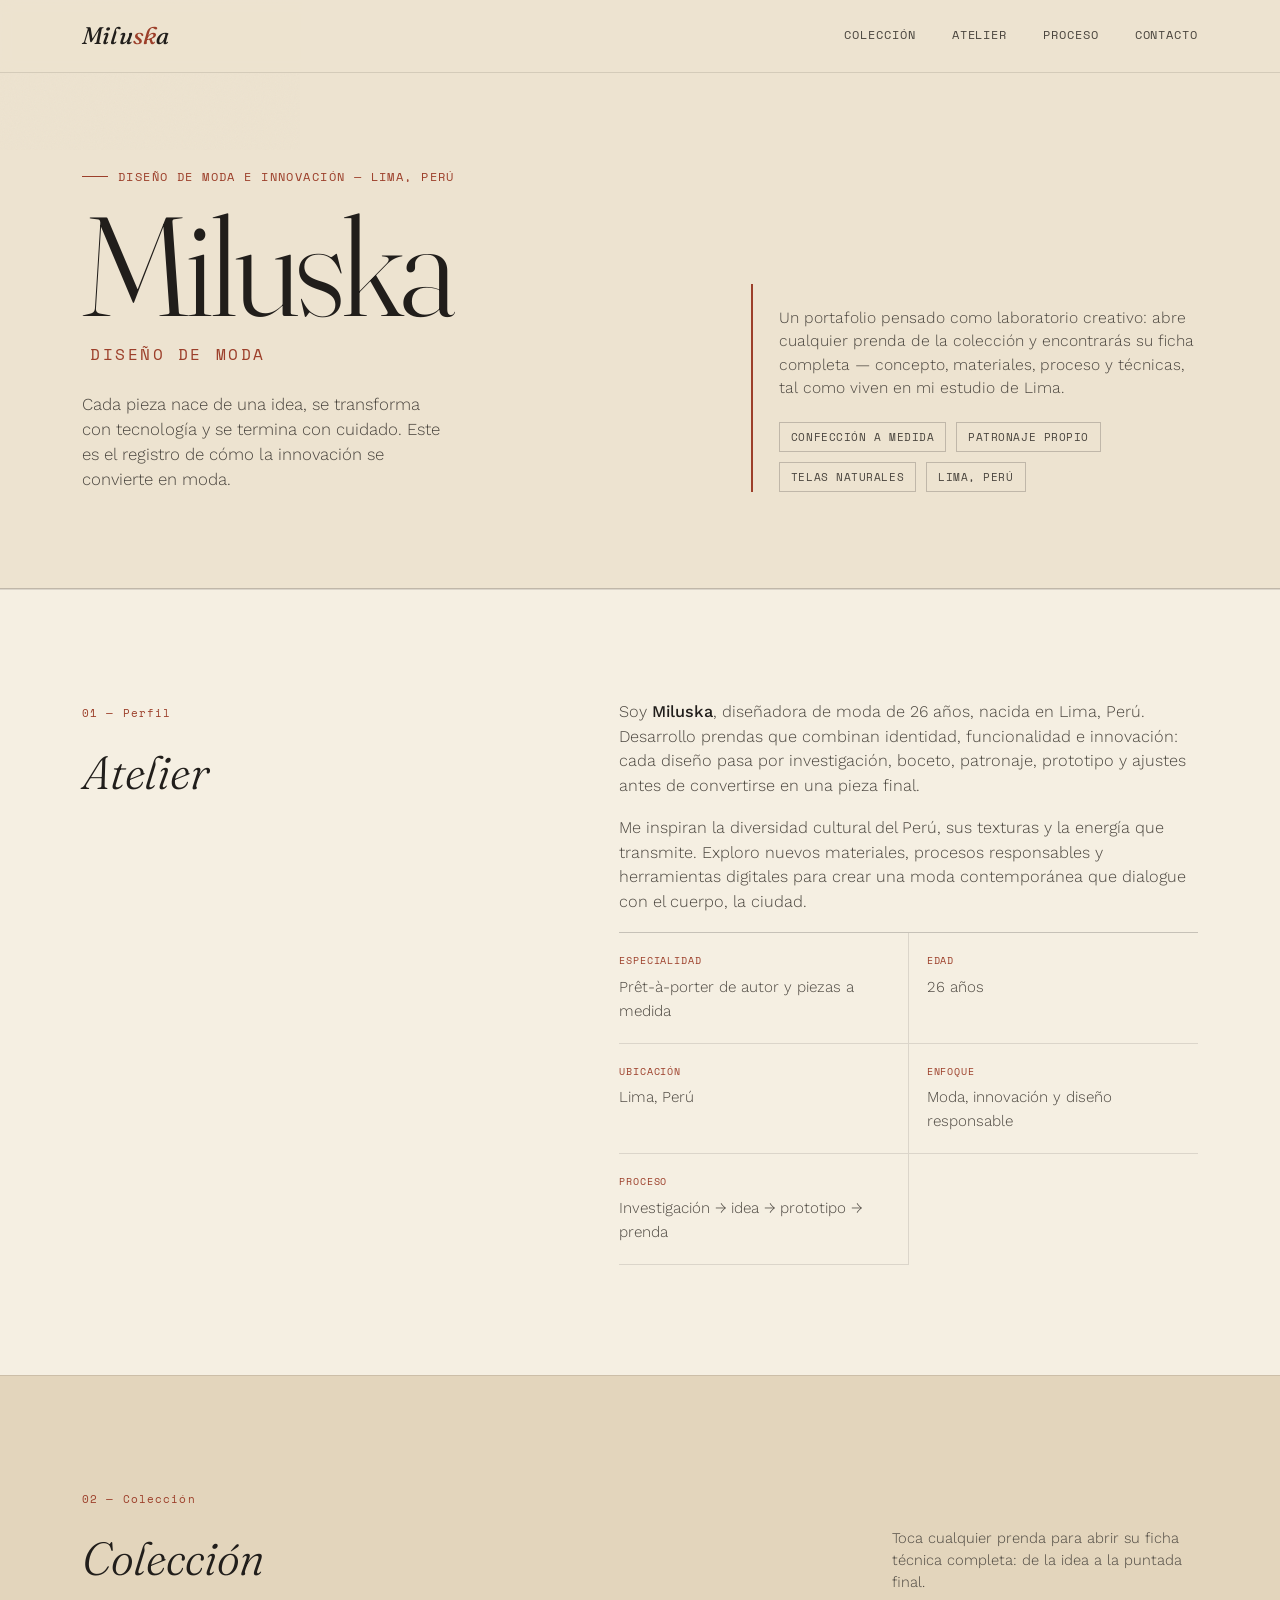
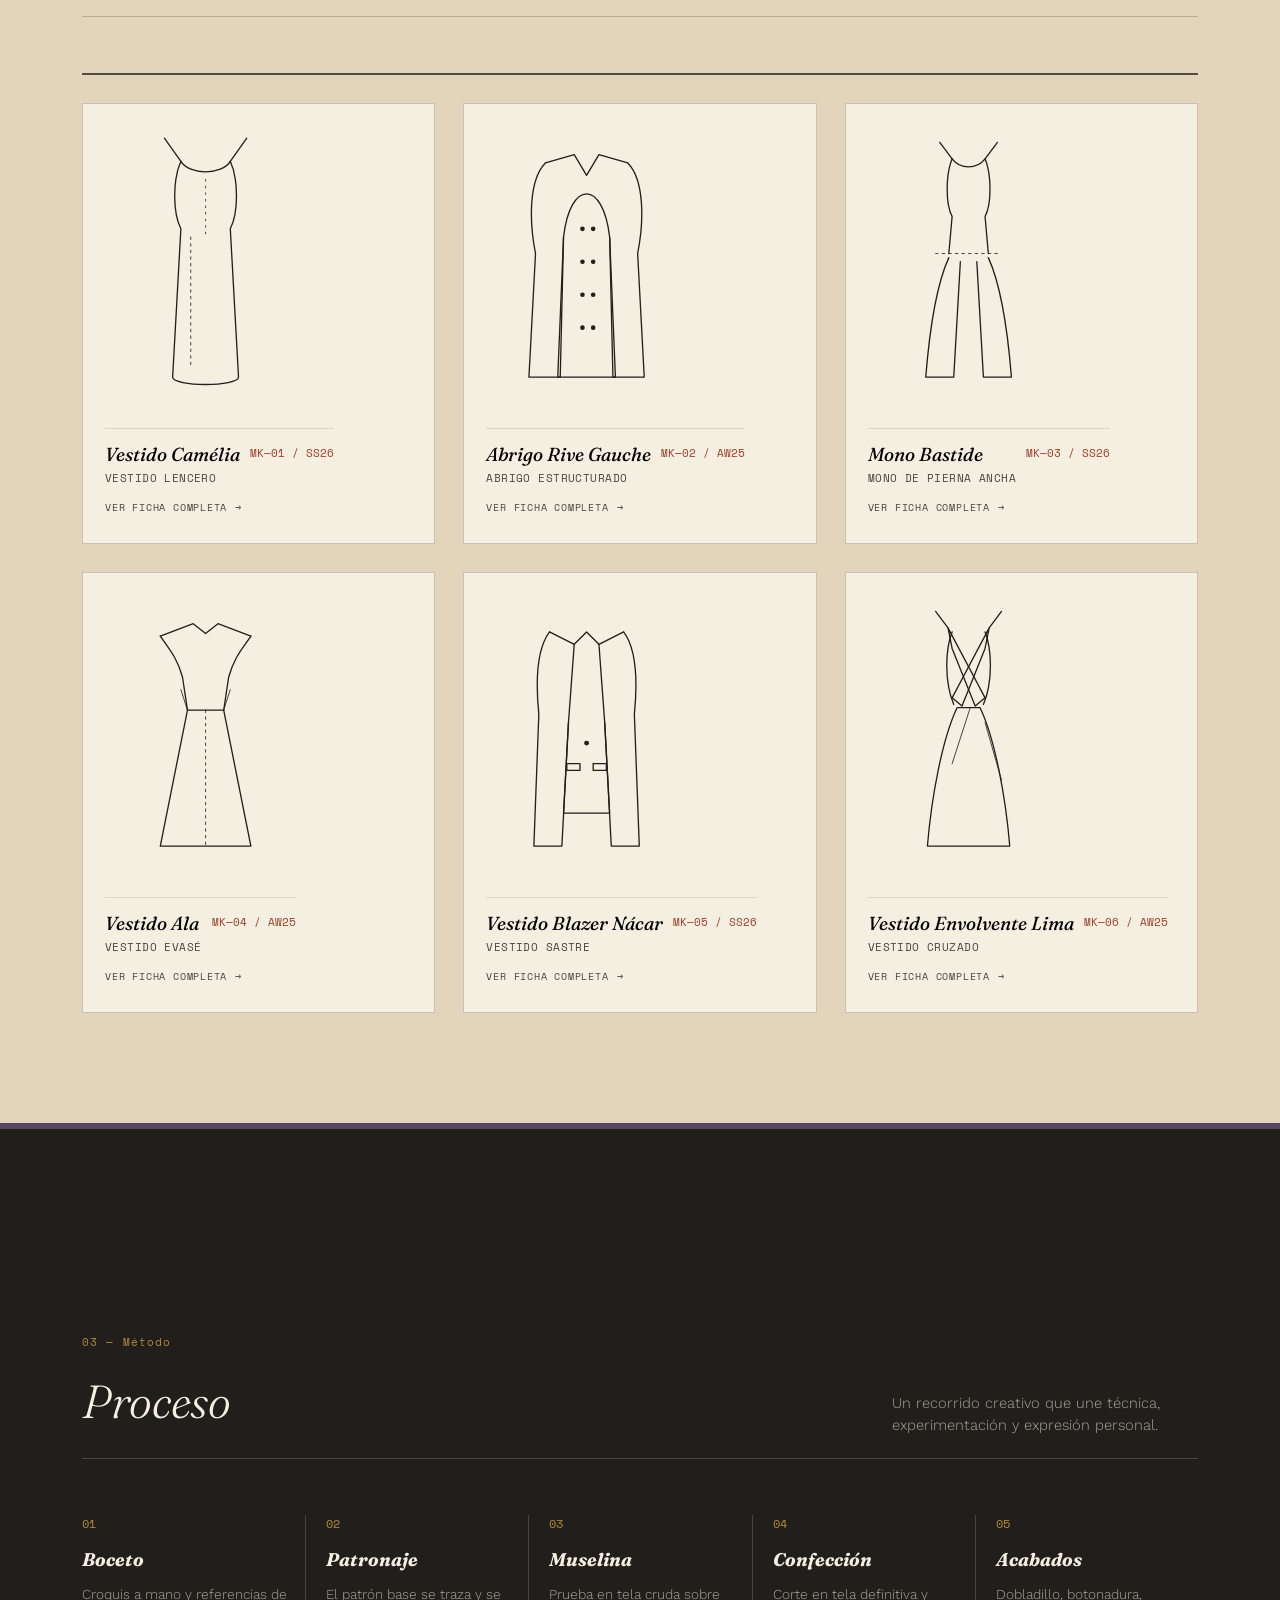
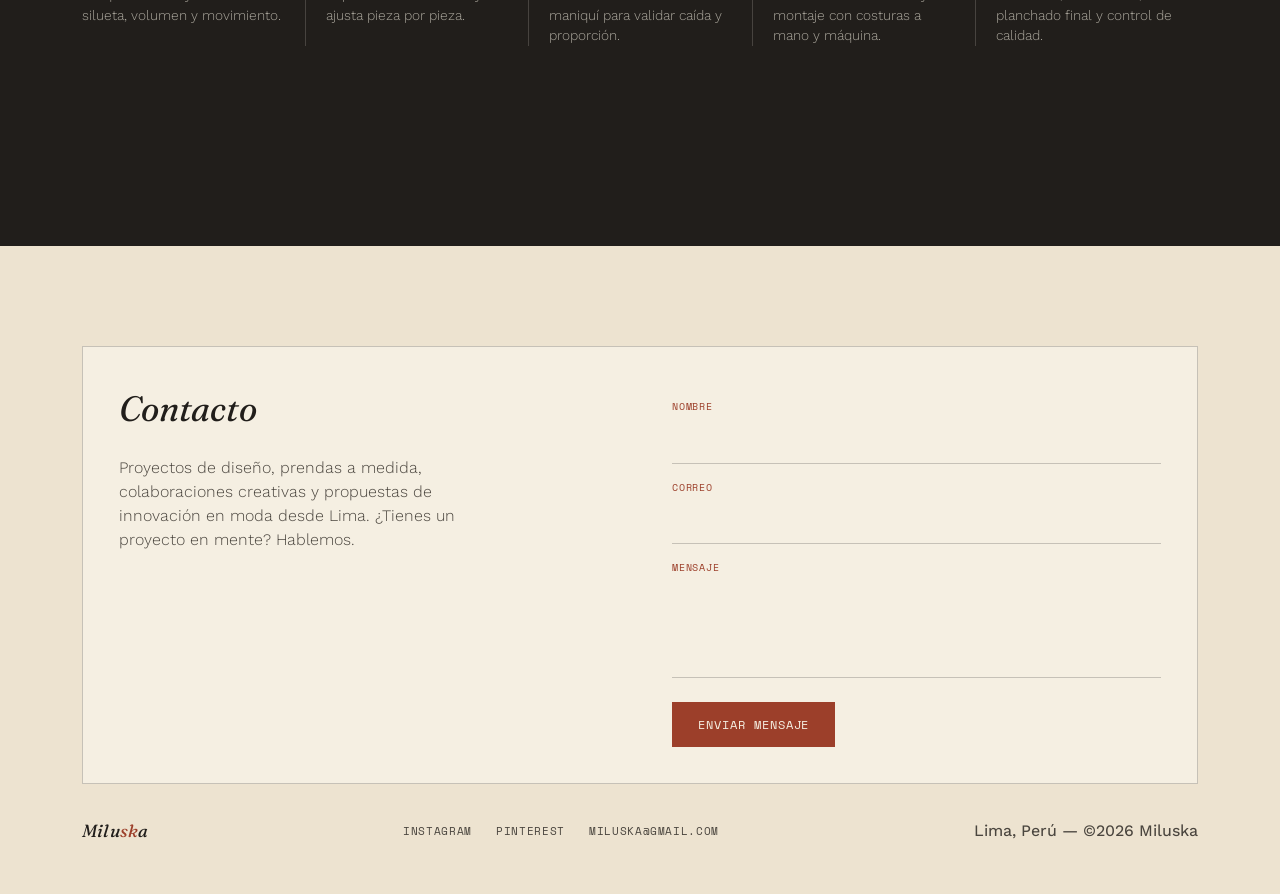
<file: index.html>
﻿<!DOCTYPE html>
<html lang="es">
<head>
<meta charset="UTF-8">
<meta name="viewport" content="width=device-width, initial-scale=1.0">
<title>Miluska | Diseño de Moda e Innovación en Lima</title>
<link rel="preconnect" href="https://fonts.googleapis.com">
<link rel="preconnect" href="https://fonts.gstatic.com" crossorigin>
<link href="https://fonts.googleapis.com/css2?family=Fraunces:ital,opsz,wght@0,9..144,300;0,9..144,450;0,9..144,600;1,9..144,400;1,9..144,500&family=Work+Sans:wght@300;400;500;600&family=Space+Mono:wght@400;700&display=swap" rel="stylesheet">
<link rel="stylesheet" href="style.css?v=3">
</head>
<body>

<!-- Textura de fondo -->
<svg class="grain" aria-hidden="true">
  <filter id="noise"><feTurbulence type="fractalNoise" baseFrequency="0.85" numOctaves="2" stitchTiles="stitch"/></filter>
  <rect width="100%" height="100%" filter="url(#noise)"/>
</svg>

<!-- Navegación principal -->
<header>
  <div class="wrap nav-row">
    <a href="#top" class="logo">Milu<em>sk</em>a</a>
    <nav class="links">
      <a href="#coleccion">Colección</a>
      <a href="#atelier">Atelier</a>
      <a href="#proceso">Proceso</a>
      <a href="#contacto">Contacto</a>
    </nav>
    <button class="menu-btn" id="menuBtn" aria-label="Abrir menú" aria-expanded="false"><span></span></button>
  </div>
</header>

<!-- Navegación para pantallas pequeñas -->
<div class="mobile-menu" id="mobileMenu">
  <a href="#coleccion">Colección</a>
  <a href="#atelier">Atelier</a>
  <a href="#proceso">Proceso</a>
  <a href="#contacto">Contacto</a>
</div>

<!-- Contenido principal -->
<main id="top">

  <!-- Presentación -->
  <section class="hero">
    <div class="wrap hero-grid">
      <div>
        <p class="eyebrow">Diseño de moda e innovación — Lima, Perú</p>
        <h1 class="headline"><span>Miluska</span><em class="hero-title-subtitle">Diseño de moda</em></h1>
        <p class="hero-sub">Cada pieza nace de una idea, se transforma con tecnología y se termina con cuidado. Este es el registro de cómo la innovación se convierte en moda.</p>
      </div>
      <div class="hero-right">
        <p>Un portafolio pensado como laboratorio creativo: abre cualquier prenda de la colección y encontrarás su ficha completa — concepto, materiales, proceso y técnicas, tal como viven en mi estudio de Lima.</p>
        <div class="hero-tags">
          <span class="tag">Confección a medida</span>
          <span class="tag">Patronaje propio</span>
          <span class="tag">Telas naturales</span>
          <span class="tag">Lima, Perú</span>
        </div>
      </div>
    </div>
  </section>

  <!-- Perfil de Miluska -->
  <section id="atelier">
    <div class="wrap about-grid reveal">
      <div>
        <span class="section-num">01 — Perfil</span>
        <h2 class="section-title section-title-spaced">Atelier</h2>
      </div>
      <div>
        <p>Soy <strong>Miluska</strong>, diseñadora de moda de 26 años, nacida en Lima, Perú. Desarrollo prendas que combinan identidad, funcionalidad e innovación: cada diseño pasa por investigación, boceto, patronaje, prototipo y ajustes antes de convertirse en una pieza final.</p>
        <p>Me inspiran la diversidad cultural del Perú, sus texturas y la energía que transmite. Exploro nuevos materiales, procesos responsables y herramientas digitales para crear una moda contemporánea que dialogue con el cuerpo, la ciudad.</p>
        <div class="facts">
          <div class="fact"><span class="fact-label">Especialidad</span><span class="fact-value">Prêt-à-porter de autor y piezas a medida</span></div>
          <div class="fact"><span class="fact-label">Edad</span><span class="fact-value">26 años</span></div>
          <div class="fact"><span class="fact-label">Ubicación</span><span class="fact-value">Lima, Perú</span></div>
          <div class="fact"><span class="fact-label">Enfoque</span><span class="fact-value">Moda, innovación y diseño responsable</span></div>
          <div class="fact"><span class="fact-label">Proceso</span><span class="fact-value">Investigación → idea → prototipo → prenda</span></div>
        </div>
      </div>
    </div>
  </section>

  <!-- Colección de prendas -->
  <section id="coleccion">
    <div class="wrap">
      <div class="section-head reveal">
        <div>
          <span class="section-num">02 — Colección</span>
          <h2 class="section-title section-title-spaced">Colección</h2>
        </div>
        <p class="section-note">Toca cualquier prenda para abrir su ficha técnica completa: de la idea a la puntada final.</p>
      </div>
      <div class="rail-bar"></div>
      <div class="garments" id="garmentGrid"></div>
    </div>
  </section>

  <!-- Método de trabajo -->
  <section class="process-strip" id="proceso">
    <div class="wrap">
      <div class="section-head reveal">
        <div>
          <span class="section-num section-num-gold">03 — Método</span>
          <h2 class="section-title section-title-spaced">Proceso</h2>
        </div>
        <p class="section-note">Un recorrido creativo que une técnica, experimentación y expresión personal.</p>
      </div>
      <div class="steps">
        <div class="step"><span class="step-index">01</span><h3 class="step-title">Boceto</h3><p class="step-text">Croquis a mano y referencias de silueta, volumen y movimiento.</p></div>
        <div class="step"><span class="step-index">02</span><h3 class="step-title">Patronaje</h3><p class="step-text">El patrón base se traza y se ajusta pieza por pieza.</p></div>
        <div class="step"><span class="step-index">03</span><h3 class="step-title">Muselina</h3><p class="step-text">Prueba en tela cruda sobre maniquí para validar caída y proporción.</p></div>
        <div class="step"><span class="step-index">04</span><h3 class="step-title">Confección</h3><p class="step-text">Corte en tela definitiva y montaje con costuras a mano y máquina.</p></div>
        <div class="step"><span class="step-index">05</span><h3 class="step-title">Acabados</h3><p class="step-text">Dobladillo, botonadura, planchado final y control de calidad.</p></div>
      </div>
    </div>
  </section>

  <!-- Contacto y pie de página -->
  <footer id="contacto">
    <div class="wrap">
      <div class="contact-grid reveal">
        <div class="contact-intro">
          <h2>Contacto</h2>
          <p>Proyectos de diseño, prendas a medida, colaboraciones creativas y propuestas de innovación en moda desde Lima.
¿Tienes un proyecto en mente? Hablemos.</p>
        </div>
        <form onsubmit="event.preventDefault(); alert('Gracias — este formulario es una maqueta. Conéctalo a tu correo o servicio favorito.');">
          <div class="field"><label for="fname">Nombre</label><input id="fname" type="text" required></div>
          <div class="field"><label for="femail">Correo</label><input id="femail" type="email" required></div>
          <div class="field"><label for="fmsg">Mensaje</label><textarea id="fmsg" required></textarea></div>
          <button class="send-btn" type="submit">Enviar mensaje</button>
        </form>
      </div>
      <div class="foot-bottom">
        <span class="logo">Milu<em>sk</em>a</span>
        <div class="foot-links">
          <a href="#">Instagram</a>
          <a href="#">Pinterest</a>
          <a href="mailto:miluska@gmail.com">miluska@gmail.com</a>
        </div>
        <span class="foot-links foot-location">Lima, Perú — ©2026 Miluska</span>
      </div>
    </div>
  </footer>
</main>

<!-- Modal: ficha técnica de cada proyecto -->
<div class="fiche-overlay" id="ficheOverlay" role="dialog" aria-modal="true" aria-label="Ficha técnica de la prenda">
  <div class="fiche" id="ficheCard">
    <div class="ruler" id="ruler"></div>
    <button class="fiche-close" id="ficheClose" aria-label="Cerrar ficha">✕</button>
    <div class="fiche-body" id="ficheBody"></div>
  </div>
</div>

<!-- Datos, ilustraciones y comportamiento interactivo -->
<script>
/* ===== Ilustraciones técnicas de las prendas ===== */
const INK = "#211E1B";
const flats = {
  slip: `<svg viewBox="0 0 220 340" fill="none" stroke="${INK}" stroke-width="1.6" stroke-linecap="round" stroke-linejoin="round">
    <line x1="80" y1="38" x2="60" y2="10"/><line x1="140" y1="38" x2="160" y2="10"/>
    <path d="M80 38 C 90 55, 130 55, 140 38 C 150 60, 150 100, 140 120 L 150 300 C 150 312, 70 312, 70 300 L 80 120 C 70 100, 70 60, 80 38 Z"/>
    <path d="M92 130 L 92 290" stroke-dasharray="3 5" stroke-width="1"/>
    <path d="M110 60 C 110 90, 110 110, 110 130" stroke-width="1" stroke-dasharray="2 6"/>
  </svg>`,
  coat: `<svg viewBox="0 0 220 340" fill="none" stroke="${INK}" stroke-width="1.6" stroke-linecap="round" stroke-linejoin="round">
    <path d="M60 40 L 95 30 L 110 55 L 125 30 L 160 40"/>
    <path d="M60 40 C 40 60, 40 110, 48 150 L 40 300 L 78 300 L 82 130"/>
    <path d="M160 40 C 180 60, 180 110, 172 150 L 180 300 L 142 300 L 138 130"/>
    <path d="M82 130 C 90 60, 130 60, 138 130 L 145 300 L 75 300 Z"/>
    <circle cx="105" cy="120" r="2" fill="${INK}"/><circle cx="105" cy="160" r="2" fill="${INK}"/>
    <circle cx="105" cy="200" r="2" fill="${INK}"/><circle cx="105" cy="240" r="2" fill="${INK}"/>
    <circle cx="118" cy="120" r="2" fill="${INK}"/><circle cx="118" cy="160" r="2" fill="${INK}"/>
    <circle cx="118" cy="200" r="2" fill="${INK}"/><circle cx="118" cy="240" r="2" fill="${INK}"/>
  </svg>`,
  jumpsuit: `<svg viewBox="0 0 220 340" fill="none" stroke="${INK}" stroke-width="1.6" stroke-linecap="round" stroke-linejoin="round">
    <line x1="90" y1="35" x2="75" y2="15"/><line x1="130" y1="35" x2="145" y2="15"/>
    <path d="M90 35 C 100 48, 120 48, 130 35 C 138 55, 138 90, 130 105 L 134 150"/>
    <path d="M90 35 C 82 55, 82 90, 90 105 L 86 150"/>
    <line x1="70" y1="150" x2="150" y2="150" stroke-dasharray="3 5" stroke-width="1"/>
    <path d="M86 155 C 70 190, 62 250, 58 300 L 92 300 L 100 160"/>
    <path d="M134 155 C 150 190, 158 250, 162 300 L 128 300 L 120 160"/>
  </svg>`,
  aline: `<svg viewBox="0 0 220 340" fill="none" stroke="${INK}" stroke-width="1.6" stroke-linecap="round" stroke-linejoin="round">
    <path d="M55 45 L 95 30 L 110 42 L 125 30 L 165 45"/>
    <path d="M55 45 C 65 60, 75 70, 82 95 L 88 135"/>
    <path d="M165 45 C 155 60, 145 70, 138 95 L 132 135"/>
    <path d="M88 135 L 55 300 L 165 300 L 132 135 Z"/>
    <line x1="88" y1="135" x2="80" y2="110" stroke-width="1"/>
    <line x1="132" y1="135" x2="140" y2="110" stroke-width="1"/>
    <path d="M110 135 L 110 300" stroke-dasharray="3 5" stroke-width="1"/>
  </svg>`,
  blazer: `<svg viewBox="0 0 220 340" fill="none" stroke="${INK}" stroke-width="1.6" stroke-linecap="round" stroke-linejoin="round">
    <path d="M65 40 L 95 55 L 110 40 L 125 55 L 155 40"/>
    <path d="M65 40 C 50 60, 48 100, 52 140 L 46 300 L 80 300 L 88 150"/>
    <path d="M155 40 C 170 60, 172 100, 168 140 L 174 300 L 140 300 L 132 150"/>
    <path d="M95 55 L 88 150 L 82 260 L 138 260 L 132 150 L 125 55"/>
    <circle cx="110" cy="175" r="2.2" fill="${INK}"/>
    <rect x="86" y="200" width="16" height="8"/><rect x="118" y="200" width="16" height="8"/>
  </svg>`,
  wrap: `<svg viewBox="0 0 220 340" fill="none" stroke="${INK}" stroke-width="1.6" stroke-linecap="round" stroke-linejoin="round">
    <line x1="85" y1="35" x2="70" y2="15"/><line x1="135" y1="35" x2="150" y2="15"/>
    <path d="M85 35 L 130 120 L 118 130 L 90 60 Z"/>
    <path d="M135 35 L 90 120 L 102 130 L 130 60 Z"/>
    <path d="M92 128 C 80 100, 82 60, 90 40"/>
    <path d="M128 128 C 140 100, 138 60, 130 40"/>
    <path d="M96 132 C 78 170, 65 240, 60 300 L 160 300 C 155 240, 142 170, 124 132 Z"/>
    <line x1="112" y1="132" x2="90" y2="200" stroke-width="1"/>
    <line x1="130" y1="150" x2="150" y2="220" stroke-width="1"/>
  </svg>`
};

/* ===== Proyectos: contenido editable de la colección ===== */
const projects = [
  {
    id:"camelia", ref:"MK—01 / SS26", name:"Vestido Camélia", cat:"Vestido lencero", season:"Primavera–Verano 2026",
    fabric:"Seda de doble faz", flat:"slip",
    story:"Pensado para una tarde cálida en Lima: un lencero al bies que cae sin forzar el cuerpo. Nació de la búsqueda de una silueta ligera, versátil y consciente del movimiento.",
    colors:[["#B8AEA0","Crudo natural"],["#9C3F2A","Ladrillo"],["#3E3730","Tierra oscura"]],
    timeline:[
      ["Boceto","Tres variantes de escote y largo de tirante dibujadas en una tarde, hasta quedarnos con el escote en V asimétrico."],
      ["Patronaje","Patrón al bies en cuatro paños para que la tela trabaje con la gravedad, no contra ella."],
      ["Muselina","Primera prueba sobre maniquí: el bajo caía irregular. Se recortó 2 cm en el paño lateral izquierdo."],
      ["Confección","Costuras francesas en toda la pieza para que no marquen a través de la seda."],
      ["Acabados","Dobladillo enrollado a mano, 40 minutos por metro de bajo."]
    ],
    techniques:["Corte al bies","Costura francesa","Dobladillo a mano"],
    facts:[["Tiempo total","Aprox. 14 horas"],["Talla base","36 (ajustable)"],["Origen tela","Algodón peruano"]]
  },
  {
    id:"rive", ref:"MK—02 / AW25", name:"Abrigo Rive Gauche", cat:"Abrigo estructurado", season:"Otoño–Invierno 2025",
    fabric:"Lana peinada doble", flat:"coat",
    story:"Un abrigo pensado para las mañanas frescas de Lima. La solapa ancha y la botonadura doble reinterpretan la sastrería clásica con una construcción más ligera y actual.",
    colors:[["#3E3730","Antracita"],["#7c3120","Burdeos"],["#AE8A3E","Botón latón"]],
    timeline:[
      ["Boceto","Estudio de proporción de solapa: probamos cinco anchos antes de fijar 9 cm."],
      ["Patronaje","Patrón con pinzas ocultas en el costado para mantener la espalda limpia, sin costura central."],
      ["Muselina","La manga quedaba corta en movimiento; se añadieron 1.5 cm de holgura en la sisa."],
      ["Confección","Entretela termoadhesiva en solapas y cuello para que mantengan la forma con el uso."],
      ["Acabados","Botones de latón cosidos con hilo encerado, ojales a mano."]
    ],
    techniques:["Solapa de sastrería","Entretelado","Ojal a mano"],
    facts:[["Tiempo total","Aprox. 22 horas"],["Talla base","38 (ajustable)"],["Origen tela","Lana de alpaca peruana"]]
  },
  {
    id:"bastide", ref:"MK—03 / SS26", name:"Mono Bastide", cat:"Mono de pierna ancha", season:"Primavera–Verano 2026",
    fabric:"Lino lavado", flat:"jumpsuit",
    story:"Diseñado para moverse por la ciudad: reuniones, universidad y recorridos por Lima. El lino lavado se arruga a propósito — es parte del carácter de la pieza, no un defecto que corregir.",
    colors:[["#E3D5BC","Arena"],["#574760","Ciruela"],["#211E1B","Tinta"]],
    timeline:[
      ["Boceto","Silueta pensada desde el cinturón hacia afuera: primero se dibujó la caída de la pierna."],
      ["Patronaje","Pretina interior oculta para que el cinturón exterior no cargue el peso de la prenda."],
      ["Muselina","Ajuste de la sisa halter — la primera versión tiraba al levantar los brazos."],
      ["Confección","Costuras planas en el interior para que no roce con el lino sin forrar."],
      ["Acabados","Lavado en frío tras la confección para fijar la arruga natural de la tela."]
    ],
    techniques:["Pretina interior","Costura plana","Lavado post-confección"],
    facts:[["Tiempo total","Aprox. 16 horas"],["Talla base","38 (ajustable)"],["Origen tela","Lino de producción responsable"]]
  },
  {
    id:"ala", ref:"MK—04 / AW25", name:"Vestido Ala", cat:"Vestido evasé", season:"Otoño–Invierno 2025",
    fabric:"Paño de lana fina", flat:"aline",
    story:"El hombro estructurado fue lo primero que se dibujó — todo lo demás se construyó para sostenerlo. Un vestido con presencia, pensado para expresar seguridad y movimiento.",
    colors:[["#211E1B","Tinta"],["#9C3F2A","Ladrillo"],["#B8AEA0","Crudo"]],
    timeline:[
      ["Boceto","La hombrera se dibujó primero; el resto del patrón se construyó a partir de su ángulo."],
      ["Patronaje","Pinzas dobles en delantero y espalda para controlar el vuelo desde la cintura."],
      ["Muselina","Se probó con y sin hombrera interna; ganó la versión con relleno ligero de fieltro."],
      ["Confección","Forro completo en paño de seda para que el vuelo caiga limpio."],
      ["Acabados","Cierre invisible lateral, hombrera cosida a mano por dentro."]
    ],
    techniques:["Hombrera interna","Pinza doble","Forro completo"],
    facts:[["Tiempo total","Aprox. 19 horas"],["Talla base","36 (ajustable)"],["Origen tela","Lana peruana"]]
  },
  {
    id:"nacar", ref:"MK—05 / SS26", name:"Vestido Blazer Nácar", cat:"Vestido sastre", season:"Primavera–Verano 2026",
    fabric:"Cotelé fino de algodón", flat:"blazer",
    story:"Nace de la pregunta: ¿puede una chaqueta de sastre ser también un vestido de una sola pieza? La propuesta mezcla códigos urbanos, funcionalidad e innovación en una sola silueta.",
    colors:[["#F5EFE2","Nácar"],["#211E1B","Tinta"],["#AE8A3E","Botón latón"]],
    timeline:[
      ["Boceto","Se dibujó primero el largo de rodilla, luego se subió la solapa desde ahí."],
      ["Patronaje","Patrón de sastrería adaptado a vestido: pinza de sisa reubicada en el costado."],
      ["Muselina","El bolsillo de parche quedaba muy alto; se bajó 3 cm en la prueba final."],
      ["Confección","Un solo botón funcional, entretela ligera solo en solapa."],
      ["Acabados","Pespunte visible a 0.5 cm en todos los bordes de sastrería."]
    ],
    techniques:["Sastrería adaptada","Bolsillo de parche","Pespunte visible"],
    facts:[["Tiempo total","Aprox. 17 horas"],["Talla base","38 (ajustable)"],["Origen tela","Algodón peruano"]]
  },
  {
    id:"lima", ref:"MK—06 / AW25", name:"Vestido Envolvente Lima", cat:"Vestido cruzado", season:"Otoño–Invierno 2025",
    fabric:"Viscosa con caída fluida", flat:"wrap",
    story:"Inspirado en el ritmo de Lima, este vestido se cierra sobre el cuerpo como una cinta, sin cremalleras ni botones — solo un nudo y una atadura.",
    colors:[["#7c3120","Burdeos"],["#3E3730","Tierra oscura"],["#B8AEA0","Crudo"]],
    timeline:[
      ["Boceto","Estudio del cruce del escote en tres ángulos hasta encontrar el que no se abre al caminar."],
      ["Patronaje","Delantero en una sola pieza cortada al bies para que el cruce no necesite cierre."],
      ["Muselina","Prueba de movimiento: caminar, sentarse, subir escaleras — el escote se mantuvo cerrado."],
      ["Confección","Cinta interior de sujeción cosida en el lado derecho, invisible desde fuera."],
      ["Acabados","Atadura exterior rematada a mano con puntada invisible."]
    ],
    techniques:["Cruce al bies","Cinta interior de sujeción","Puntada invisible"],
    facts:[["Tiempo total","Aprox. 15 horas"],["Talla base","36–38 (ajustable)"],["Origen tela","Viscosa de bajo impacto"]]
  }
];

/* ===== Renderizado de la colección ===== */
const grid = document.getElementById('garmentGrid');
grid.innerHTML = projects.map(p => `
  <button class="garment" data-id="${p.id}" aria-haspopup="dialog">
    <div class="garment-figure">${flats[p.flat]}</div>
    <div class="garment-info">
      <div>
        <div class="garment-name">${p.name}</div>
        <div class="garment-meta">${p.cat}</div>
      </div>
      <div class="garment-ref">${p.ref}</div>
    </div>
    <div class="garment-open">Ver ficha completa</div>
  </button>
`).join('');

/* ===== Regla decorativa del modal ===== */
const ruler = document.getElementById('ruler');
let rulerHtml = '';
for(let i=0;i<70;i++){
  rulerHtml += `<div class="ruler-tick${i%5===0?' major':''}" ${i%5===0?`data-n="${i}"`:''}></div>`;
}
ruler.innerHTML = rulerHtml;

/* ===== Lógica de la ficha técnica ===== */
const overlay = document.getElementById('ficheOverlay');
const ficheBody = document.getElementById('ficheBody');
let lastFocused = null;

function openFiche(id){
  const p = projects.find(x => x.id === id);
  if(!p) return;
  ficheBody.innerHTML = `
    <div class="fiche-top">
      <div class="fiche-figure">${flats[p.flat]}</div>
      <div class="fiche-details">
        <span class="fiche-ref">${p.ref} — ${p.season}</span>
        <h3 class="fiche-title">${p.name}</h3>
        <div class="fiche-meta-row">
          <span class="tag">${p.cat}</span>
          <span class="tag">${p.fabric}</span>
        </div>
        <p class="fiche-story">${p.story}</p>
        <div class="swatches">
          ${p.colors.map(c => `<div class="swatch" data-color="${c[0]}" title="${c[1]}"></div>`).join('')}
          <span class="swatch-label">${p.colors.map(c=>c[1]).join(' · ')}</span>
        </div>
      </div>
    </div>
    <div class="fiche-sections">
      <div>
        <span class="side-label">Del boceto a la prenda</span>
        <ol class="timeline">
          ${p.timeline.map((t,i) => `
            <li>
              <span class="t-index">${String(i+1).padStart(2,'0')}</span>
              <div><div class="t-title">${t[0]}</div><div class="t-text">${t[1]}</div></div>
            </li>`).join('')}
        </ol>
      </div>
      <div>
        <div class="side-block">
          <span class="side-label">Técnicas</span>
          <div class="chips">${p.techniques.map(t => `<span class="chip">${t}</span>`).join('')}</div>
        </div>
        <div class="side-block">
          <span class="side-label">Ficha</span>
          ${p.facts.map(f => `<div class="side-fact"><strong>${f[0]}:</strong> ${f[1]}</div>`).join('')}
        </div>
      </div>
    </div>
  `;
  ficheBody.querySelectorAll('.swatch').forEach((swatch, index) => {
    swatch.style.backgroundColor = p.colors[index][0];
  });
  lastFocused = document.activeElement;
  overlay.classList.add('open');
  document.body.style.overflow = 'hidden';
  document.getElementById('ficheClose').focus();
}

function closeFiche(){
  overlay.classList.remove('open');
  document.body.style.overflow = '';
  if(lastFocused) lastFocused.focus();
}

grid.addEventListener('click', e => {
  const btn = e.target.closest('.garment');
  if(btn) openFiche(btn.dataset.id);
});
document.getElementById('ficheClose').addEventListener('click', closeFiche);
overlay.addEventListener('click', e => { if(e.target === overlay) closeFiche(); });
document.addEventListener('keydown', e => { if(e.key === 'Escape' && overlay.classList.contains('open')) closeFiche(); });

/* ---------------- mobile menu ---------------- */
const menuBtn = document.getElementById('menuBtn');
const mobileMenu = document.getElementById('mobileMenu');
menuBtn.addEventListener('click', () => {
  const open = mobileMenu.classList.toggle('open');
  menuBtn.setAttribute('aria-expanded', open);
});
mobileMenu.querySelectorAll('a').forEach(a => a.addEventListener('click', () => {
  mobileMenu.classList.remove('open');
  menuBtn.setAttribute('aria-expanded','false');
}));

/* ---------------- animaciones al hacer scroll ---------------- */
const revealItems = document.querySelectorAll('.reveal, .garment, .step');
const revealObserver = new IntersectionObserver(entries => {
  entries.forEach(entry => {
    if(!entry.isIntersecting) return;
    entry.target.classList.add('is-visible');
    revealObserver.unobserve(entry.target);
  });
}, { threshold:0.15 });

revealItems.forEach(item => {
  item.classList.add('reveal');
  revealObserver.observe(item);
});
</script>

</body>
</html>
</file>
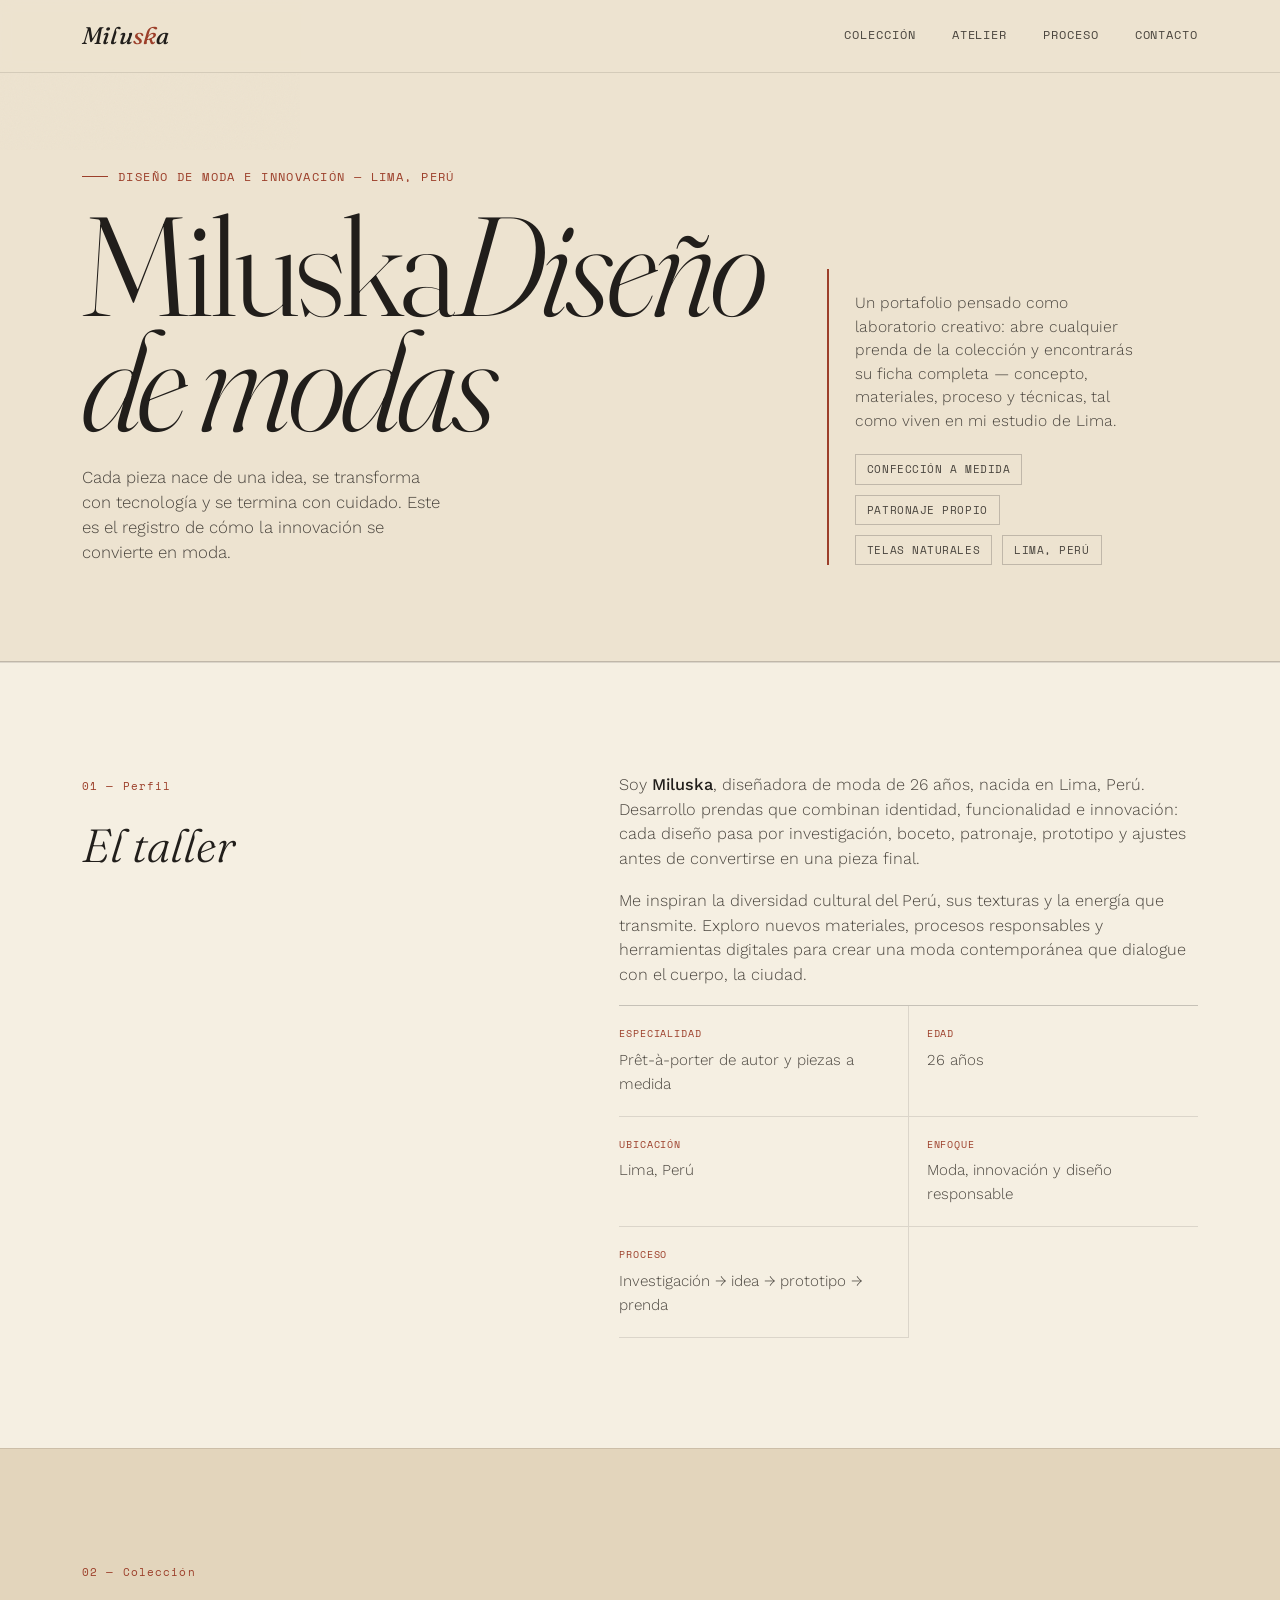
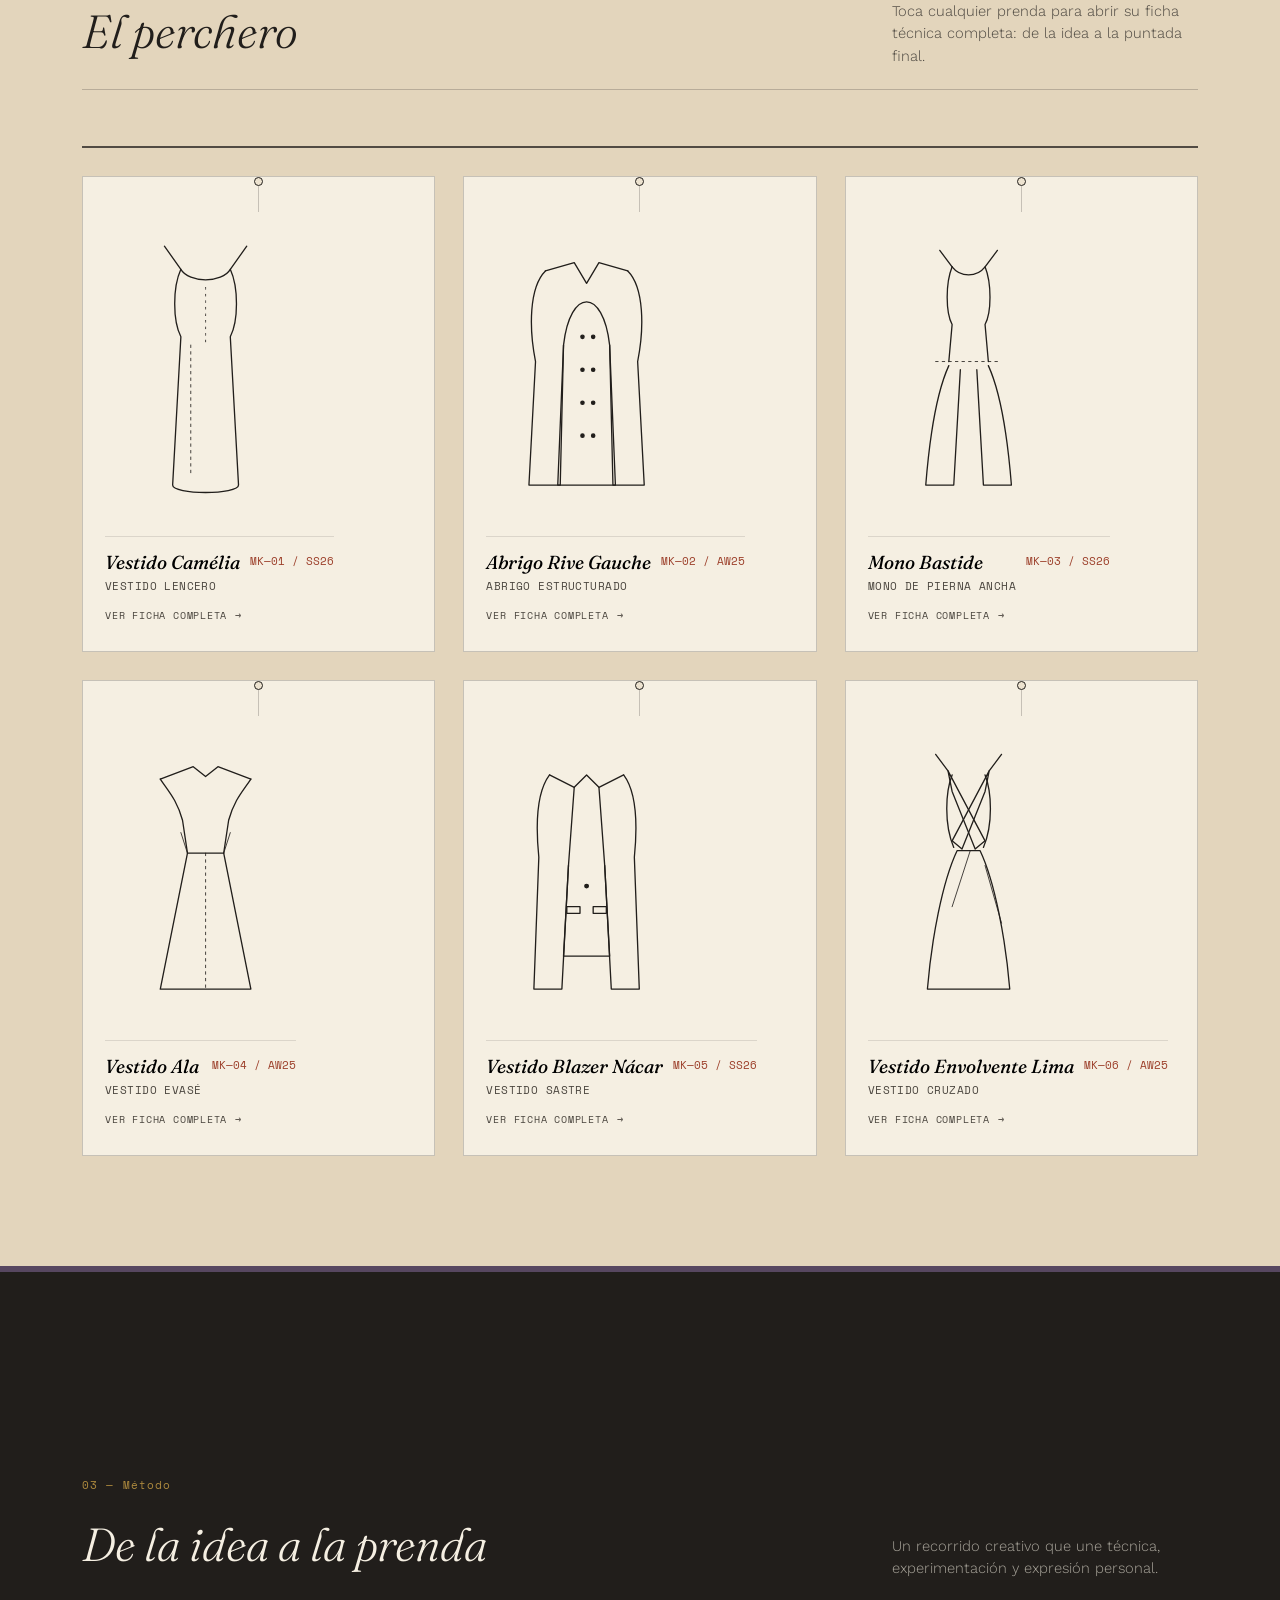
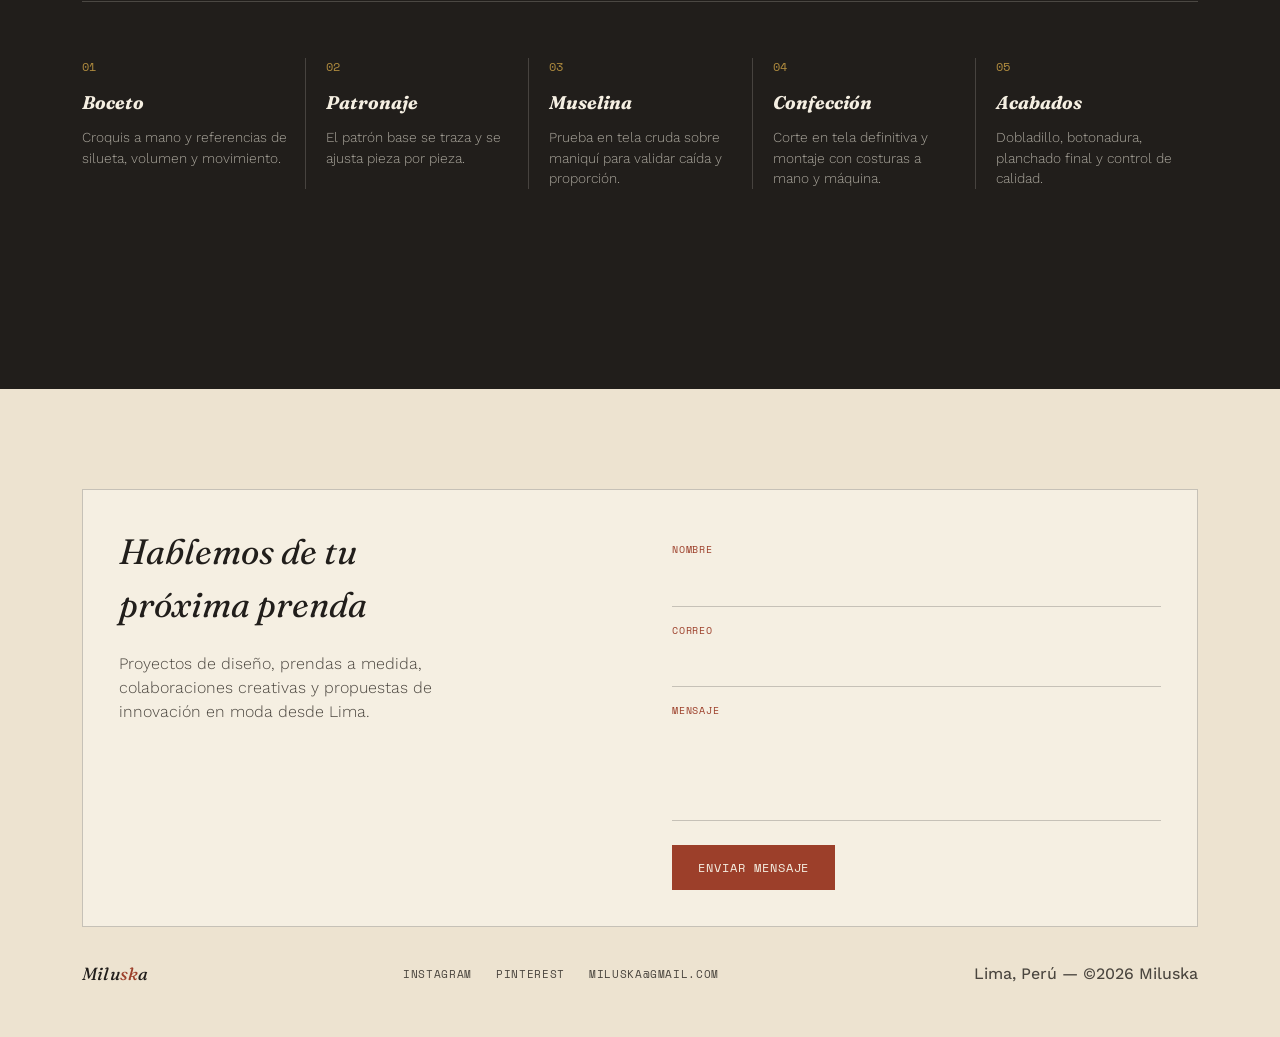
<file: index.html.html>
﻿<!DOCTYPE html>
<html lang="es">
<head>
<meta charset="UTF-8">
<meta name="viewport" content="width=device-width, initial-scale=1.0">
<title>Miluska | Diseño de Moda e Innovación en Lima</title>
<link rel="preconnect" href="https://fonts.googleapis.com">
<link rel="preconnect" href="https://fonts.gstatic.com" crossorigin>
<link href="https://fonts.googleapis.com/css2?family=Fraunces:ital,opsz,wght@0,9..144,300;0,9..144,450;0,9..144,600;1,9..144,400;1,9..144,500&family=Work+Sans:wght@300;400;500;600&family=Space+Mono:wght@400;700&display=swap" rel="stylesheet">
<link rel="stylesheet" href="style.css">
</head>
<body>

<!-- Textura de fondo -->
<svg class="grain" aria-hidden="true">
  <filter id="noise"><feTurbulence type="fractalNoise" baseFrequency="0.85" numOctaves="2" stitchTiles="stitch"/></filter>
  <rect width="100%" height="100%" filter="url(#noise)"/>
</svg>

<!-- Navegación principal -->
<header>
  <div class="wrap nav-row">
    <a href="#top" class="logo">Milu<em>sk</em>a</a>
    <nav class="links">
      <a href="#coleccion">Colección</a>
      <a href="#atelier">Atelier</a>
      <a href="#proceso">Proceso</a>
      <a href="#contacto">Contacto</a>
    </nav>
    <button class="menu-btn" id="menuBtn" aria-label="Abrir menú" aria-expanded="false"><span></span></button>
  </div>
</header>

<!-- Navegación para pantallas pequeñas -->
<div class="mobile-menu" id="mobileMenu">
  <a href="#coleccion">Colección</a>
  <a href="#atelier">Atelier</a>
  <a href="#proceso">Proceso</a>
  <a href="#contacto">Contacto</a>
</div>

<!-- Contenido principal -->
<main id="top">

  <!-- Presentación -->
  <section class="hero">
    <div class="wrap hero-grid">
      <div>
        <p class="eyebrow">Diseño de moda e innovación — Lima, Perú</p>
        <h1 class="headline">Miluska<em>Diseño de modas</em></h1>
        <p class="hero-sub">Cada pieza nace de una idea, se transforma con tecnología y se termina con cuidado. Este es el registro de cómo la innovación se convierte en moda.</p>
      </div>
      <div class="hero-right">
        <p>Un portafolio pensado como laboratorio creativo: abre cualquier prenda de la colección y encontrarás su ficha completa — concepto, materiales, proceso y técnicas, tal como viven en mi estudio de Lima.</p>
        <div class="hero-tags">
          <span class="tag">Confección a medida</span>
          <span class="tag">Patronaje propio</span>
          <span class="tag">Telas naturales</span>
          <span class="tag">Lima, Perú</span>
        </div>
      </div>
    </div>
  </section>

  <!-- Perfil de Miluska -->
  <section id="atelier">
    <div class="wrap about-grid">
      <div>
        <span class="section-num">01 — Perfil</span>
        <h2 class="section-title section-title-spaced">El taller</h2>
      </div>
      <div>
        <p>Soy <strong>Miluska</strong>, diseñadora de moda de 26 años, nacida en Lima, Perú. Desarrollo prendas que combinan identidad, funcionalidad e innovación: cada diseño pasa por investigación, boceto, patronaje, prototipo y ajustes antes de convertirse en una pieza final.</p>
        <p>Me inspiran la diversidad cultural del Perú, sus texturas y la energía que transmite. Exploro nuevos materiales, procesos responsables y herramientas digitales para crear una moda contemporánea que dialogue con el cuerpo, la ciudad.</p>
        <div class="facts">
          <div class="fact"><span class="fact-label">Especialidad</span><span class="fact-value">Prêt-à-porter de autor y piezas a medida</span></div>
          <div class="fact"><span class="fact-label">Edad</span><span class="fact-value">26 años</span></div>
          <div class="fact"><span class="fact-label">Ubicación</span><span class="fact-value">Lima, Perú</span></div>
          <div class="fact"><span class="fact-label">Enfoque</span><span class="fact-value">Moda, innovación y diseño responsable</span></div>
          <div class="fact"><span class="fact-label">Proceso</span><span class="fact-value">Investigación → idea → prototipo → prenda</span></div>
        </div>
      </div>
    </div>
  </section>

  <!-- Colección de prendas -->
  <section id="coleccion">
    <div class="wrap">
      <div class="section-head">
        <div>
          <span class="section-num">02 — Colección</span>
          <h2 class="section-title section-title-spaced">El perchero</h2>
        </div>
        <p class="section-note">Toca cualquier prenda para abrir su ficha técnica completa: de la idea a la puntada final.</p>
      </div>
      <div class="rail-bar"></div>
      <div class="garments" id="garmentGrid"></div>
    </div>
  </section>

  <!-- Método de trabajo -->
  <section class="process-strip" id="proceso">
    <div class="wrap">
      <div class="section-head">
        <div>
          <span class="section-num section-num-gold">03 — Método</span>
          <h2 class="section-title section-title-spaced">De la idea a la prenda</h2>
        </div>
        <p class="section-note">Un recorrido creativo que une técnica, experimentación y expresión personal.</p>
      </div>
      <div class="steps">
        <div class="step"><span class="step-index">01</span><h3 class="step-title">Boceto</h3><p class="step-text">Croquis a mano y referencias de silueta, volumen y movimiento.</p></div>
        <div class="step"><span class="step-index">02</span><h3 class="step-title">Patronaje</h3><p class="step-text">El patrón base se traza y se ajusta pieza por pieza.</p></div>
        <div class="step"><span class="step-index">03</span><h3 class="step-title">Muselina</h3><p class="step-text">Prueba en tela cruda sobre maniquí para validar caída y proporción.</p></div>
        <div class="step"><span class="step-index">04</span><h3 class="step-title">Confección</h3><p class="step-text">Corte en tela definitiva y montaje con costuras a mano y máquina.</p></div>
        <div class="step"><span class="step-index">05</span><h3 class="step-title">Acabados</h3><p class="step-text">Dobladillo, botonadura, planchado final y control de calidad.</p></div>
      </div>
    </div>
  </section>

  <!-- Contacto y pie de página -->
  <footer id="contacto">
    <div class="wrap">
      <div class="contact-grid">
        <div>
          <h2>Hablemos de tu próxima prenda</h2>
          <p>Proyectos de diseño, prendas a medida, colaboraciones creativas y propuestas de innovación en moda desde Lima.</p>
        </div>
        <form onsubmit="event.preventDefault(); alert('Gracias — este formulario es una maqueta. Conéctalo a tu correo o servicio favorito.');">
          <div class="field"><label for="fname">Nombre</label><input id="fname" type="text" required></div>
          <div class="field"><label for="femail">Correo</label><input id="femail" type="email" required></div>
          <div class="field"><label for="fmsg">Mensaje</label><textarea id="fmsg" required></textarea></div>
          <button class="send-btn" type="submit">Enviar mensaje</button>
        </form>
      </div>
      <div class="foot-bottom">
        <span class="logo">Milu<em>sk</em>a</span>
        <div class="foot-links">
          <a href="#">Instagram</a>
          <a href="#">Pinterest</a>
          <a href="mailto:miluska@gmail.com">miluska@gmail.com</a>
        </div>
        <span class="foot-links foot-location">Lima, Perú — ©2026 Miluska</span>
      </div>
    </div>
  </footer>
</main>

<!-- Modal: ficha técnica de cada proyecto -->
<div class="fiche-overlay" id="ficheOverlay" role="dialog" aria-modal="true" aria-label="Ficha técnica de la prenda">
  <div class="fiche" id="ficheCard">
    <div class="ruler" id="ruler"></div>
    <button class="fiche-close" id="ficheClose" aria-label="Cerrar ficha">✕</button>
    <div class="fiche-body" id="ficheBody"></div>
  </div>
</div>

<!-- Datos, ilustraciones y comportamiento interactivo -->
<script>
/* ===== Ilustraciones técnicas de las prendas ===== */
const INK = "#211E1B";
const flats = {
  slip: `<svg viewBox="0 0 220 340" fill="none" stroke="${INK}" stroke-width="1.6" stroke-linecap="round" stroke-linejoin="round">
    <line x1="80" y1="38" x2="60" y2="10"/><line x1="140" y1="38" x2="160" y2="10"/>
    <path d="M80 38 C 90 55, 130 55, 140 38 C 150 60, 150 100, 140 120 L 150 300 C 150 312, 70 312, 70 300 L 80 120 C 70 100, 70 60, 80 38 Z"/>
    <path d="M92 130 L 92 290" stroke-dasharray="3 5" stroke-width="1"/>
    <path d="M110 60 C 110 90, 110 110, 110 130" stroke-width="1" stroke-dasharray="2 6"/>
  </svg>`,
  coat: `<svg viewBox="0 0 220 340" fill="none" stroke="${INK}" stroke-width="1.6" stroke-linecap="round" stroke-linejoin="round">
    <path d="M60 40 L 95 30 L 110 55 L 125 30 L 160 40"/>
    <path d="M60 40 C 40 60, 40 110, 48 150 L 40 300 L 78 300 L 82 130"/>
    <path d="M160 40 C 180 60, 180 110, 172 150 L 180 300 L 142 300 L 138 130"/>
    <path d="M82 130 C 90 60, 130 60, 138 130 L 145 300 L 75 300 Z"/>
    <circle cx="105" cy="120" r="2" fill="${INK}"/><circle cx="105" cy="160" r="2" fill="${INK}"/>
    <circle cx="105" cy="200" r="2" fill="${INK}"/><circle cx="105" cy="240" r="2" fill="${INK}"/>
    <circle cx="118" cy="120" r="2" fill="${INK}"/><circle cx="118" cy="160" r="2" fill="${INK}"/>
    <circle cx="118" cy="200" r="2" fill="${INK}"/><circle cx="118" cy="240" r="2" fill="${INK}"/>
  </svg>`,
  jumpsuit: `<svg viewBox="0 0 220 340" fill="none" stroke="${INK}" stroke-width="1.6" stroke-linecap="round" stroke-linejoin="round">
    <line x1="90" y1="35" x2="75" y2="15"/><line x1="130" y1="35" x2="145" y2="15"/>
    <path d="M90 35 C 100 48, 120 48, 130 35 C 138 55, 138 90, 130 105 L 134 150"/>
    <path d="M90 35 C 82 55, 82 90, 90 105 L 86 150"/>
    <line x1="70" y1="150" x2="150" y2="150" stroke-dasharray="3 5" stroke-width="1"/>
    <path d="M86 155 C 70 190, 62 250, 58 300 L 92 300 L 100 160"/>
    <path d="M134 155 C 150 190, 158 250, 162 300 L 128 300 L 120 160"/>
  </svg>`,
  aline: `<svg viewBox="0 0 220 340" fill="none" stroke="${INK}" stroke-width="1.6" stroke-linecap="round" stroke-linejoin="round">
    <path d="M55 45 L 95 30 L 110 42 L 125 30 L 165 45"/>
    <path d="M55 45 C 65 60, 75 70, 82 95 L 88 135"/>
    <path d="M165 45 C 155 60, 145 70, 138 95 L 132 135"/>
    <path d="M88 135 L 55 300 L 165 300 L 132 135 Z"/>
    <line x1="88" y1="135" x2="80" y2="110" stroke-width="1"/>
    <line x1="132" y1="135" x2="140" y2="110" stroke-width="1"/>
    <path d="M110 135 L 110 300" stroke-dasharray="3 5" stroke-width="1"/>
  </svg>`,
  blazer: `<svg viewBox="0 0 220 340" fill="none" stroke="${INK}" stroke-width="1.6" stroke-linecap="round" stroke-linejoin="round">
    <path d="M65 40 L 95 55 L 110 40 L 125 55 L 155 40"/>
    <path d="M65 40 C 50 60, 48 100, 52 140 L 46 300 L 80 300 L 88 150"/>
    <path d="M155 40 C 170 60, 172 100, 168 140 L 174 300 L 140 300 L 132 150"/>
    <path d="M95 55 L 88 150 L 82 260 L 138 260 L 132 150 L 125 55"/>
    <circle cx="110" cy="175" r="2.2" fill="${INK}"/>
    <rect x="86" y="200" width="16" height="8"/><rect x="118" y="200" width="16" height="8"/>
  </svg>`,
  wrap: `<svg viewBox="0 0 220 340" fill="none" stroke="${INK}" stroke-width="1.6" stroke-linecap="round" stroke-linejoin="round">
    <line x1="85" y1="35" x2="70" y2="15"/><line x1="135" y1="35" x2="150" y2="15"/>
    <path d="M85 35 L 130 120 L 118 130 L 90 60 Z"/>
    <path d="M135 35 L 90 120 L 102 130 L 130 60 Z"/>
    <path d="M92 128 C 80 100, 82 60, 90 40"/>
    <path d="M128 128 C 140 100, 138 60, 130 40"/>
    <path d="M96 132 C 78 170, 65 240, 60 300 L 160 300 C 155 240, 142 170, 124 132 Z"/>
    <line x1="112" y1="132" x2="90" y2="200" stroke-width="1"/>
    <line x1="130" y1="150" x2="150" y2="220" stroke-width="1"/>
  </svg>`
};

/* ===== Proyectos: contenido editable de la colección ===== */
const projects = [
  {
    id:"camelia", ref:"MK—01 / SS26", name:"Vestido Camélia", cat:"Vestido lencero", season:"Primavera–Verano 2026",
    fabric:"Seda de doble faz", flat:"slip",
    story:"Pensado para una tarde cálida en Lima: un lencero al bies que cae sin forzar el cuerpo. Nació de la búsqueda de una silueta ligera, versátil y consciente del movimiento.",
    colors:[["#B8AEA0","Crudo natural"],["#9C3F2A","Ladrillo"],["#3E3730","Tierra oscura"]],
    timeline:[
      ["Boceto","Tres variantes de escote y largo de tirante dibujadas en una tarde, hasta quedarnos con el escote en V asimétrico."],
      ["Patronaje","Patrón al bies en cuatro paños para que la tela trabaje con la gravedad, no contra ella."],
      ["Muselina","Primera prueba sobre maniquí: el bajo caía irregular. Se recortó 2 cm en el paño lateral izquierdo."],
      ["Confección","Costuras francesas en toda la pieza para que no marquen a través de la seda."],
      ["Acabados","Dobladillo enrollado a mano, 40 minutos por metro de bajo."]
    ],
    techniques:["Corte al bies","Costura francesa","Dobladillo a mano"],
    facts:[["Tiempo total","Aprox. 14 horas"],["Talla base","36 (ajustable)"],["Origen tela","Algodón peruano"]]
  },
  {
    id:"rive", ref:"MK—02 / AW25", name:"Abrigo Rive Gauche", cat:"Abrigo estructurado", season:"Otoño–Invierno 2025",
    fabric:"Lana peinada doble", flat:"coat",
    story:"Un abrigo pensado para las mañanas frescas de Lima. La solapa ancha y la botonadura doble reinterpretan la sastrería clásica con una construcción más ligera y actual.",
    colors:[["#3E3730","Antracita"],["#7c3120","Burdeos"],["#AE8A3E","Botón latón"]],
    timeline:[
      ["Boceto","Estudio de proporción de solapa: probamos cinco anchos antes de fijar 9 cm."],
      ["Patronaje","Patrón con pinzas ocultas en el costado para mantener la espalda limpia, sin costura central."],
      ["Muselina","La manga quedaba corta en movimiento; se añadieron 1.5 cm de holgura en la sisa."],
      ["Confección","Entretela termoadhesiva en solapas y cuello para que mantengan la forma con el uso."],
      ["Acabados","Botones de latón cosidos con hilo encerado, ojales a mano."]
    ],
    techniques:["Solapa de sastrería","Entretelado","Ojal a mano"],
    facts:[["Tiempo total","Aprox. 22 horas"],["Talla base","38 (ajustable)"],["Origen tela","Lana de alpaca peruana"]]
  },
  {
    id:"bastide", ref:"MK—03 / SS26", name:"Mono Bastide", cat:"Mono de pierna ancha", season:"Primavera–Verano 2026",
    fabric:"Lino lavado", flat:"jumpsuit",
    story:"Diseñado para moverse por la ciudad: reuniones, universidad y recorridos por Lima. El lino lavado se arruga a propósito — es parte del carácter de la pieza, no un defecto que corregir.",
    colors:[["#E3D5BC","Arena"],["#574760","Ciruela"],["#211E1B","Tinta"]],
    timeline:[
      ["Boceto","Silueta pensada desde el cinturón hacia afuera: primero se dibujó la caída de la pierna."],
      ["Patronaje","Pretina interior oculta para que el cinturón exterior no cargue el peso de la prenda."],
      ["Muselina","Ajuste de la sisa halter — la primera versión tiraba al levantar los brazos."],
      ["Confección","Costuras planas en el interior para que no roce con el lino sin forrar."],
      ["Acabados","Lavado en frío tras la confección para fijar la arruga natural de la tela."]
    ],
    techniques:["Pretina interior","Costura plana","Lavado post-confección"],
    facts:[["Tiempo total","Aprox. 16 horas"],["Talla base","38 (ajustable)"],["Origen tela","Lino de producción responsable"]]
  },
  {
    id:"ala", ref:"MK—04 / AW25", name:"Vestido Ala", cat:"Vestido evasé", season:"Otoño–Invierno 2025",
    fabric:"Paño de lana fina", flat:"aline",
    story:"El hombro estructurado fue lo primero que se dibujó — todo lo demás se construyó para sostenerlo. Un vestido con presencia, pensado para expresar seguridad y movimiento.",
    colors:[["#211E1B","Tinta"],["#9C3F2A","Ladrillo"],["#B8AEA0","Crudo"]],
    timeline:[
      ["Boceto","La hombrera se dibujó primero; el resto del patrón se construyó a partir de su ángulo."],
      ["Patronaje","Pinzas dobles en delantero y espalda para controlar el vuelo desde la cintura."],
      ["Muselina","Se probó con y sin hombrera interna; ganó la versión con relleno ligero de fieltro."],
      ["Confección","Forro completo en paño de seda para que el vuelo caiga limpio."],
      ["Acabados","Cierre invisible lateral, hombrera cosida a mano por dentro."]
    ],
    techniques:["Hombrera interna","Pinza doble","Forro completo"],
    facts:[["Tiempo total","Aprox. 19 horas"],["Talla base","36 (ajustable)"],["Origen tela","Lana peruana"]]
  },
  {
    id:"nacar", ref:"MK—05 / SS26", name:"Vestido Blazer Nácar", cat:"Vestido sastre", season:"Primavera–Verano 2026",
    fabric:"Cotelé fino de algodón", flat:"blazer",
    story:"Nace de la pregunta: ¿puede una chaqueta de sastre ser también un vestido de una sola pieza? La propuesta mezcla códigos urbanos, funcionalidad e innovación en una sola silueta.",
    colors:[["#F5EFE2","Nácar"],["#211E1B","Tinta"],["#AE8A3E","Botón latón"]],
    timeline:[
      ["Boceto","Se dibujó primero el largo de rodilla, luego se subió la solapa desde ahí."],
      ["Patronaje","Patrón de sastrería adaptado a vestido: pinza de sisa reubicada en el costado."],
      ["Muselina","El bolsillo de parche quedaba muy alto; se bajó 3 cm en la prueba final."],
      ["Confección","Un solo botón funcional, entretela ligera solo en solapa."],
      ["Acabados","Pespunte visible a 0.5 cm en todos los bordes de sastrería."]
    ],
    techniques:["Sastrería adaptada","Bolsillo de parche","Pespunte visible"],
    facts:[["Tiempo total","Aprox. 17 horas"],["Talla base","38 (ajustable)"],["Origen tela","Algodón peruano"]]
  },
  {
    id:"lima", ref:"MK—06 / AW25", name:"Vestido Envolvente Lima", cat:"Vestido cruzado", season:"Otoño–Invierno 2025",
    fabric:"Viscosa con caída fluida", flat:"wrap",
    story:"Inspirado en el ritmo de Lima, este vestido se cierra sobre el cuerpo como una cinta, sin cremalleras ni botones — solo un nudo y una atadura.",
    colors:[["#7c3120","Burdeos"],["#3E3730","Tierra oscura"],["#B8AEA0","Crudo"]],
    timeline:[
      ["Boceto","Estudio del cruce del escote en tres ángulos hasta encontrar el que no se abre al caminar."],
      ["Patronaje","Delantero en una sola pieza cortada al bies para que el cruce no necesite cierre."],
      ["Muselina","Prueba de movimiento: caminar, sentarse, subir escaleras — el escote se mantuvo cerrado."],
      ["Confección","Cinta interior de sujeción cosida en el lado derecho, invisible desde fuera."],
      ["Acabados","Atadura exterior rematada a mano con puntada invisible."]
    ],
    techniques:["Cruce al bies","Cinta interior de sujeción","Puntada invisible"],
    facts:[["Tiempo total","Aprox. 15 horas"],["Talla base","36–38 (ajustable)"],["Origen tela","Viscosa de bajo impacto"]]
  }
];

/* ===== Renderizado de la colección ===== */
const grid = document.getElementById('garmentGrid');
grid.innerHTML = projects.map(p => `
  <button class="garment" data-id="${p.id}" aria-haspopup="dialog">
    <div class="hook-circle"></div><div class="hook"></div>
    <div class="garment-figure">${flats[p.flat]}</div>
    <div class="garment-info">
      <div>
        <div class="garment-name">${p.name}</div>
        <div class="garment-meta">${p.cat}</div>
      </div>
      <div class="garment-ref">${p.ref}</div>
    </div>
    <div class="garment-open">Ver ficha completa</div>
  </button>
`).join('');

/* ===== Regla decorativa del modal ===== */
const ruler = document.getElementById('ruler');
let rulerHtml = '';
for(let i=0;i<70;i++){
  rulerHtml += `<div class="ruler-tick${i%5===0?' major':''}" ${i%5===0?`data-n="${i}"`:''}></div>`;
}
ruler.innerHTML = rulerHtml;

/* ===== Lógica de la ficha técnica ===== */
const overlay = document.getElementById('ficheOverlay');
const ficheBody = document.getElementById('ficheBody');
let lastFocused = null;

function openFiche(id){
  const p = projects.find(x => x.id === id);
  if(!p) return;
  ficheBody.innerHTML = `
    <div class="fiche-top">
      <div class="fiche-figure">${flats[p.flat]}</div>
      <div class="fiche-details">
        <span class="fiche-ref">${p.ref} — ${p.season}</span>
        <h3 class="fiche-title">${p.name}</h3>
        <div class="fiche-meta-row">
          <span class="tag">${p.cat}</span>
          <span class="tag">${p.fabric}</span>
        </div>
        <p class="fiche-story">${p.story}</p>
        <div class="swatches">
          ${p.colors.map(c => `<div class="swatch" data-color="${c[0]}" title="${c[1]}"></div>`).join('')}
          <span class="swatch-label">${p.colors.map(c=>c[1]).join(' · ')}</span>
        </div>
      </div>
    </div>
    <div class="fiche-sections">
      <div>
        <span class="side-label">Del boceto a la prenda</span>
        <ol class="timeline">
          ${p.timeline.map((t,i) => `
            <li>
              <span class="t-index">${String(i+1).padStart(2,'0')}</span>
              <div><div class="t-title">${t[0]}</div><div class="t-text">${t[1]}</div></div>
            </li>`).join('')}
        </ol>
      </div>
      <div>
        <div class="side-block">
          <span class="side-label">Técnicas</span>
          <div class="chips">${p.techniques.map(t => `<span class="chip">${t}</span>`).join('')}</div>
        </div>
        <div class="side-block">
          <span class="side-label">Ficha</span>
          ${p.facts.map(f => `<div class="side-fact"><strong>${f[0]}:</strong> ${f[1]}</div>`).join('')}
        </div>
      </div>
    </div>
  `;
  ficheBody.querySelectorAll('.swatch').forEach((swatch, index) => {
    swatch.style.backgroundColor = p.colors[index][0];
  });
  lastFocused = document.activeElement;
  overlay.classList.add('open');
  document.body.style.overflow = 'hidden';
  document.getElementById('ficheClose').focus();
}

function closeFiche(){
  overlay.classList.remove('open');
  document.body.style.overflow = '';
  if(lastFocused) lastFocused.focus();
}

grid.addEventListener('click', e => {
  const btn = e.target.closest('.garment');
  if(btn) openFiche(btn.dataset.id);
});
document.getElementById('ficheClose').addEventListener('click', closeFiche);
overlay.addEventListener('click', e => { if(e.target === overlay) closeFiche(); });
document.addEventListener('keydown', e => { if(e.key === 'Escape' && overlay.classList.contains('open')) closeFiche(); });

/* ---------------- mobile menu ---------------- */
const menuBtn = document.getElementById('menuBtn');
const mobileMenu = document.getElementById('mobileMenu');
menuBtn.addEventListener('click', () => {
  const open = mobileMenu.classList.toggle('open');
  menuBtn.setAttribute('aria-expanded', open);
});
mobileMenu.querySelectorAll('a').forEach(a => a.addEventListener('click', () => {
  mobileMenu.classList.remove('open');
  menuBtn.setAttribute('aria-expanded','false');
}));
</script>

</body>
</html>
</file>
<file: style.css>
/*
  ÍNDICE DE BLOQUES
  1. Variables y estilos base
  2. Textura y navegación
  3. Presentación y secciones
  4. Perfil y colección
  5. Proceso y contacto
  6. Menú móvil y ficha técnica
*/

/* ===== 1. Variables y estilos base ===== */
:root{
  --paper: #EDE3D0;
  --paper-2: #E3D5BC;
  --paper-3: #F5EFE2;
  --ink: #211E1B;
  --ink-soft: #4a453e;
  --brick: #9C3F2A;
  --brick-deep: #7c3120;
  --plum: #574760;
  --gold: #AE8A3E;
  --line: rgba(33,30,27,0.22);
  --line-soft: rgba(33,30,27,0.12);
  --display: 'Fraunces', serif;
  --body: 'Work Sans', sans-serif;
  --mono: 'Space Mono', monospace;
}

*{ box-sizing:border-box; margin:0; padding:0; }
html{ scroll-behavior:smooth; }
@media (prefers-reduced-motion: reduce){
  html{ scroll-behavior:auto; }
  *{ animation-duration:0.01ms !important; animation-iteration-count:1 !important; transition-duration:0.01ms !important; }
}

body{
  background:var(--paper); color:var(--ink); font-family:var(--body); font-weight:450;
  line-height:1.5; -webkit-font-smoothing:antialiased; overflow-x:hidden; 
}
a{ color:inherit; text-decoration:none; }
img,svg{ display:block; max-width:100%; }
:focus-visible{ outline:2px solid var(--brick); outline-offset:3px; }
.wrap{ max-width:1180px; margin:0 auto; padding:0 32px; }

/* ===== 2. Textura de fondo ===== */
.grain{ position:fixed; inset:0; pointer-events:none; z-index:1; opacity:0.035; mix-blend-mode:multiply; }

/* ===== 2. Navegación ===== */
header{ position:fixed; top:0; left:0; right:0; z-index:100; background:rgba(237,227,208,0.86); backdrop-filter:blur(6px); border-bottom:1px solid var(--line-soft); }
.nav-row{ display:flex; align-items:center; justify-content:space-between; height:72px; }
.logo{ font-family:var(--display); font-style:italic; font-weight:450; font-size:1.5rem; letter-spacing:0.01em; }
.logo em{ font-style:italic; color:var(--brick); }
nav.links{ display:flex; gap:36px; align-items:center; }
nav.links a{ font-family:var(--mono); font-size:0.72rem; text-transform:uppercase; letter-spacing:0.08em; color:var(--ink-soft); position:relative; padding-bottom:3px; transition:color .25s ease, transform .25s ease; }
nav.links a::after{ content:''; position:absolute; left:0; bottom:0; height:1px; width:0; background:var(--brick); transition:width .3s ease; }
nav.links a:hover, nav.links a:focus-visible{ color:var(--brick); transform:translateY(-3px) scale(1.06); }
nav.links a:hover::after, nav.links a:focus-visible::after{ width:100%; }
@media(min-width:721px){
  nav.links{ animation:nav-links-in .8s cubic-bezier(.2,.7,.2,1) both; }
  nav.links a{ animation:nav-link-in .55s ease both; }
  nav.links a:nth-child(2){ animation-delay:.08s; }
  nav.links a:nth-child(3){ animation-delay:.16s; }
  nav.links a:nth-child(4){ animation-delay:.24s; }
}
@keyframes nav-link-in{
  from{ opacity:0; transform:translateX(18px); }
  to{ opacity:1; transform:translateY(0); }
}
@keyframes nav-links-in{
  from{ opacity:0; transform:translateX(28px); }
  to{ opacity:1; transform:translateX(0); }
}
.menu-btn{ display:none; background:none; border:1px solid var(--ink); border-radius:0; width:40px; height:40px; align-items:center; justify-content:center; cursor:pointer; }
.menu-btn span, .menu-btn span::before, .menu-btn span::after{ content:''; display:block; width:18px; height:1px; background:var(--ink); position:relative; transition:.25s; }
.menu-btn span::before{ position:absolute; top:-6px; }
.menu-btn span::after{ position:absolute; top:6px; }

/* ===== 3. Presentación ===== */
.hero{ position:relative; padding:168px 0 96px; overflow:hidden; border-bottom:1px solid var(--line); }
.hero-grid{ display:grid; grid-template-columns:1.15fr 0.85fr; gap:64px; align-items:end; }
.eyebrow{ font-family:var(--mono); font-size:0.74rem; letter-spacing:0.12em; text-transform:uppercase; color:var(--brick); display:flex; align-items:center; gap:10px; margin-bottom:22px; }
.eyebrow::before{ content:''; width:26px; height:1px; background:var(--brick); }
h1.headline{ font-family:var(--display); font-weight:300; font-size:clamp(4.5rem, 11vw, 10rem); line-height:0.82; letter-spacing:-0.035em; }
h1.headline span{ display:block; }
h1.headline em.hero-title-subtitle{ display:block; width:max-content; max-width:100%; margin:20px 0 0 8px; color:var(--brick); font-family:var(--mono); font-size:16px; font-style:normal; font-weight:400; letter-spacing:0.16em; line-height:1.4; text-transform:uppercase; }
.hero-sub{ font-size:1.05rem; color:var(--ink-soft); max-width:36ch; margin-top:26px; font-weight:300; }
.hero-right{ position:relative; padding:22px 0 0 26px; border-left:2px solid var(--brick); }
.hero-right p{ font-size:0.98rem; color:var(--ink-soft); font-weight:300; }
.hero-tags{ display:flex; flex-wrap:wrap; gap:10px; margin-top:22px; }
.tag{ font-family:var(--mono); font-size:0.68rem; letter-spacing:0.05em; text-transform:uppercase; border:1px solid var(--line); padding:6px 11px; color:var(--ink-soft); }
.hero-figure{ margin-top:64px; }
.hero-figure svg{ width:100%; height:auto; }

/* ===== 3. Estructura general de secciones ===== */
section{ position:relative; padding:110px 0; }
section + section{ border-top:1px solid var(--line-soft); }
.reveal{ opacity:0; transform:translateY(28px); transition:opacity .75s ease, transform .75s cubic-bezier(.2,.7,.2,1); }
.reveal.is-visible{ opacity:1; transform:translateY(0); }
.garment.reveal:nth-child(2){ transition-delay:.08s; }
.garment.reveal:nth-child(3){ transition-delay:.16s; }
.garment.reveal:nth-child(4){ transition-delay:.08s; }
.garment.reveal:nth-child(5){ transition-delay:.16s; }
.step.reveal:nth-child(2){ transition-delay:.08s; }
.step.reveal:nth-child(3){ transition-delay:.16s; }
.step.reveal:nth-child(4){ transition-delay:.24s; }
.step.reveal:nth-child(5){ transition-delay:.32s; }
@media (prefers-reduced-motion: reduce){
  .reveal{ opacity:1; transform:none; transition:none; }
}
#atelier{ background:var(--paper-3); }
#coleccion{ background:var(--paper-2); }
.section-head{ display:flex; justify-content:space-between; align-items:flex-end; gap:24px; margin-bottom:56px; border-bottom:1px solid var(--line); padding-bottom:22px; }
.section-num{ font-family:var(--mono); font-size:0.7rem; color:var(--brick); letter-spacing:0.1em; }
h2.section-title{ font-family:var(--display); font-weight:300; font-style:italic; font-size:clamp(2rem, 4vw, 2.9rem); }
.section-title-spaced{ margin-top:14px; }
.section-num-gold{ color:var(--gold); }
.section-note{ font-family:var(--body); font-size:0.92rem; color:var(--ink-soft); max-width:34ch; font-weight:300; }

/* ===== 4. Perfil ===== */
.about-grid{ display:grid; grid-template-columns:0.9fr 1.1fr; gap:64px; }
.about-grid p{ font-weight:300; font-size:1.02rem; color:var(--ink-soft); margin-bottom:18px; }
.about-grid p strong{ color:var(--ink); font-weight:500; }
.facts{ display:grid; grid-template-columns:1fr 1fr; gap:0; border-top:1px solid var(--line); }
.fact{ padding:20px 0; border-bottom:1px solid var(--line-soft); }
.fact:nth-child(odd){ border-right:1px solid var(--line-soft); padding-right:18px; }
.fact:nth-child(even){ padding-left:18px; }
.fact-label{ font-family:var(--mono); font-size:0.65rem; letter-spacing:0.08em; text-transform:uppercase; color:var(--brick); display:block; margin-bottom:6px; }
.fact-value{ font-size:0.95rem; color:var(--ink-soft); font-weight:300; }

/* ===== 4. Colección ===== */
.rail-bar{ height:2px; background:var(--ink); opacity:0.75; margin-bottom:28px; position:relative; }
.garments{ display:grid; grid-template-columns:repeat(3, minmax(0, 1fr)); gap:28px; align-items:stretch; }
.garment{ border:1px solid var(--line); padding:0 22px 28px; cursor:pointer; background:var(--paper-3); text-align:left; display:flex; flex-direction:column; position:relative; transition:border-color .3s ease, box-shadow .3s ease; }
.garment:hover, .garment:focus-visible{ border-color:var(--brick); box-shadow:0 12px 24px rgba(33,30,27,0.1); }
.hook{ width:1px; height:26px; background:var(--line); margin:0 auto; }
.hook-circle{ width:9px; height:9px; border-radius:50%; border:1.5px solid var(--ink); margin:0 auto; background:var(--paper); }
.garment-figure{ padding:26px 10px 18px; transition:transform .45s cubic-bezier(.2,.7,.2,1); }
.garment:hover .garment-figure, .garment:focus-visible .garment-figure{ transform:translateY(-6px); }
.garment-figure svg{ width:100%; height:280px; }
.garment-info{ border-top:1px solid var(--line-soft); padding-top:14px; display:flex; justify-content:space-between; align-items:flex-start; gap:10px; }
.garment-name{ font-family:var(--display); font-style:italic; font-weight:450; font-size:1.18rem; margin-bottom:4px; }
.garment-meta{ font-family:var(--mono); font-size:0.66rem; color:var(--ink-soft); text-transform:uppercase; letter-spacing:0.04em; }
.garment-ref{ font-family:var(--mono); font-size:0.66rem; color:var(--brick); white-space:nowrap; margin-top:2px; }
.garment-open{ font-family:var(--mono); font-size:0.62rem; text-transform:uppercase; letter-spacing:0.08em; color:var(--ink-soft); margin-top:14px; display:flex; align-items:center; gap:8px; }
.garment-open::after{ content:'→'; transition:transform .3s ease; }
.garment:hover .garment-open::after, .garment:focus-visible .garment-open::after{ transform:translateX(4px); }
@media(max-width:900px){ .garments{ grid-template-columns:repeat(2,1fr); } }
@media(max-width:620px){ .garments{ grid-template-columns:1fr; gap:18px; } .garment{ padding:28px 14px; } }

/* ===== 5. Proceso ===== */
.process-strip{ background:var(--ink); color:var(--paper-3); border-top:6px solid var(--plum); }
.process-strip .wrap{ padding-top:90px; padding-bottom:90px; }
.process-strip .section-title{ color:var(--paper-3); }
.process-strip .section-note{ color:rgba(245,239,226,0.65); }
.process-strip .section-head{ border-color:rgba(245,239,226,0.2); }
.steps{ display:grid; grid-template-columns:repeat(5,1fr); gap:0; }
.step{ border-left:1px solid rgba(245,239,226,0.18); padding:0 18px 0 20px; }
.step:first-child{ border-left:none; padding-left:0; }
.step-index{ font-family:var(--mono); font-size:0.72rem; color:var(--gold); margin-bottom:14px; display:block; }
.step-title{ font-family:var(--display); font-style:italic; font-size:1.15rem; margin-bottom:10px; }
.step-text{ font-size:0.86rem; color:rgba(245,239,226,0.65); font-weight:300; }
@media(max-width:900px){ .steps{ grid-template-columns:1fr 1fr; row-gap:36px; } .step:nth-child(3){ border-left:none; } }
@media(max-width:560px){ .steps{ grid-template-columns:1fr; row-gap:30px; } .step{ border-left:none; padding-left:0; } }

/* ===== 5. Contacto y pie de página ===== */
footer{ padding:100px 0 50px; box-shadow:0 -10px 24px rgba(33,30,27,0.12); }
.contact-grid{ display:grid; grid-template-columns:1fr 1fr; gap:64px; padding:36px; border:1px solid var(--line); background:var(--paper-3); }
.contact-intro{ padding:0; align-self:start; }
.contact-grid h2{ font-family:var(--display); font-style:italic; font-weight:400; font-size:2.2rem; max-width:14ch; margin-bottom:20px; }
.contact-grid p{ color:var(--ink-soft); font-weight:300; max-width:38ch; }
form{ display:flex; flex-direction:column; gap:0; }
.field{ border-bottom:1px solid var(--line); padding:16px 0; }
.field label{ font-family:var(--mono); font-size:0.65rem; text-transform:uppercase; letter-spacing:0.08em; color:var(--brick); display:block; margin-bottom:8px; }
.field input, .field textarea{ width:100%; border:none; background:none; font-family:var(--body); font-size:1rem; color:var(--ink); resize:none; }
.field input:focus, .field textarea:focus{ outline:none; }
.field textarea{ height:70px; }
.send-btn{ margin-top:24px; align-self:flex-start; font-family:var(--mono); font-size:0.75rem; text-transform:uppercase; letter-spacing:0.08em; background:var(--brick); color:var(--paper-3); border:none; padding:14px 26px; cursor:pointer; transition:background .25s ease; }
.send-btn:hover{ background:var(--brick-deep); }
.foot-bottom{ display:flex; justify-content:space-between; align-items:center; padding-top:34px; flex-wrap:wrap; gap:16px; }
.foot-bottom .logo{ font-size:1.1rem; }
.foot-links{ display:flex; gap:24px; }
.foot-location{ color:var(--ink-soft); }
.foot-links a{ font-family:var(--mono); font-size:0.68rem; text-transform:uppercase; letter-spacing:0.06em; color:var(--ink-soft); }
.foot-links a:hover{ color:var(--brick); }
@media(max-width:900px){ .hero-grid, .about-grid, .contact-grid{ grid-template-columns:1fr; } .hero-right{ border-left:none; padding-left:0; border-top:1px solid var(--line); padding-top:24px; margin-top:12px; } }
@media(max-width:720px){ nav.links{ display:none; } .menu-btn{ display:flex; } }
@media(max-width:620px){
  .wrap{ padding:0 20px; }
  .hero{ padding:132px 0 72px; }
  .hero-grid{ gap:38px; }
  h1.headline{ font-size:clamp(3.7rem, 18vw, 5.2rem); }
  h1.headline em.hero-title-subtitle{ margin-top:18px; margin-left:4px; font-size:13px; letter-spacing:0.12em; }
  section{ padding:76px 0; }
  .section-head{ align-items:flex-start; flex-direction:column; gap:16px; margin-bottom:38px; }
  .section-note{ max-width:38ch; }
}

/* ===== 6. Menú móvil ===== */
.mobile-menu{ position:fixed; inset:72px 0 0 0; z-index:99; background:var(--paper); border-top:1px solid var(--line); padding:36px 32px; display:none; flex-direction:column; gap:22px; }
.mobile-menu.open{ display:flex; }
.mobile-menu a{ font-family:var(--display); font-style:italic; font-size:1.6rem; }

/* ===== 6. Ficha técnica: modal de detalle ===== */
.fiche-overlay{ position:fixed; inset:0; z-index:200; background:rgba(33,30,27,0.55); display:flex; align-items:flex-start; justify-content:center; padding:40px 20px; overflow-y:auto; opacity:0; pointer-events:none; transition:opacity .35s ease; }
.fiche-overlay.open{ opacity:1; pointer-events:auto; }
.fiche{ position:relative; width:100%; max-width:960px; background:var(--paper-3); margin:24px 0 60px; box-shadow:0 30px 60px rgba(0,0,0,0.25); transform:translateY(24px); transition:transform .4s cubic-bezier(.2,.7,.2,1); }
.fiche-overlay.open .fiche{ transform:translateY(0); }
.ruler{ height:26px; background:var(--ink); display:flex; align-items:flex-end; overflow:hidden; position:relative; }
.ruler-tick{ flex:1 0 auto; width:14px; border-left:1px solid rgba(245,239,226,0.35); height:8px; position:relative; }
.ruler-tick.major{ height:14px; border-left:1px solid rgba(245,239,226,0.6); }
.ruler-tick.major::after{ content:attr(data-n); position:absolute; top:-16px; left:2px; font-family:var(--mono); font-size:0.55rem; color:rgba(245,239,226,0.55); }
.fiche-close{ position:absolute; top:36px; right:24px; z-index:5; width:38px; height:38px; border:1px solid var(--ink); background:var(--paper-3); cursor:pointer; display:flex; align-items:center; justify-content:center; font-family:var(--mono); font-size:1rem; }
.fiche-close:hover{ background:var(--ink); color:var(--paper-3); }
.fiche-body{ padding:56px 48px 48px; }
.fiche-top{ display:grid; grid-template-columns:1fr 1fr; gap:48px; padding-bottom:36px; border-bottom:1px dashed var(--line); margin-bottom:36px; }
.fiche-figure{ border:1px solid var(--line); padding:26px; position:relative; background:var(--paper); }
.fiche-figure::before, .fiche-figure::after{ content:''; position:absolute; width:10px; height:10px; border-top:1px solid var(--brick); border-left:1px solid var(--brick); top:-1px; left:-1px; }
.fiche-figure::after{ top:auto; left:auto; bottom:-1px; right:-1px; border-top:none; border-left:none; border-bottom:1px solid var(--brick); border-right:1px solid var(--brick); }
.fiche-figure svg{ width:100%; height:360px; }
.fiche-ref{ font-family:var(--mono); font-size:0.68rem; color:var(--brick); text-transform:uppercase; letter-spacing:0.08em; margin-bottom:14px; display:block; }
.fiche-title{ font-family:var(--display); font-style:italic; font-weight:450; font-size:2.1rem; margin-bottom:16px; line-height:1.05; }
.fiche-meta-row{ display:flex; flex-wrap:wrap; gap:8px; margin-bottom:22px; }
.fiche-story{ font-weight:300; color:var(--ink-soft); font-size:0.98rem; margin-bottom:22px; }
.fiche-details{ display:flex; flex-direction:column; }
.swatches{ display:flex; gap:12px; align-items:center; margin-top:auto; }
.swatch{ width:30px; height:30px; border:1px solid var(--line); position:relative; }
.swatch-label{ font-family:var(--mono); font-size:0.85rem; color:var(--ink-soft); }
.fiche-sections{ display:grid; grid-template-columns:1.3fr 1fr; gap:48px; }
.timeline{ list-style:none; }
.timeline li{ display:grid; grid-template-columns:34px 1fr; gap:16px; padding:16px 0; border-top:1px solid var(--line-soft); }
.timeline li:last-child{ border-bottom:1px solid var(--line-soft); }
.timeline .t-index{ font-family:var(--mono); font-size:0.72rem; color:var(--brick); padding-top:2px; }
.timeline .t-title{ font-family:var(--body); font-weight:500; font-size:0.96rem; margin-bottom:5px; }
.timeline .t-text{ font-size:0.87rem; color:var(--ink-soft); font-weight:300; }
.side-block{ margin-bottom:30px; }
.side-label{ font-family:var(--mono); font-size:0.65rem; text-transform:uppercase; letter-spacing:0.08em; color:var(--brick); margin-bottom:12px; display:block; border-bottom:1px solid var(--line); padding-bottom:8px; }
.chips{ display:flex; flex-wrap:wrap; gap:8px; }
.chip{ font-family:var(--mono); font-size:0.68rem; border:1px solid var(--line); padding:6px 10px; color:var(--ink-soft); }
.side-fact{ font-size:0.88rem; color:var(--ink-soft); font-weight:300; margin-bottom:6px; }
.side-fact strong{ color:var(--ink); font-weight:500; }
@media(max-width:760px){ .fiche-top, .fiche-sections{ grid-template-columns:1fr; } .fiche-body{ padding:44px 22px 36px; } .fiche-figure svg{ height:280px; } }
</file>
